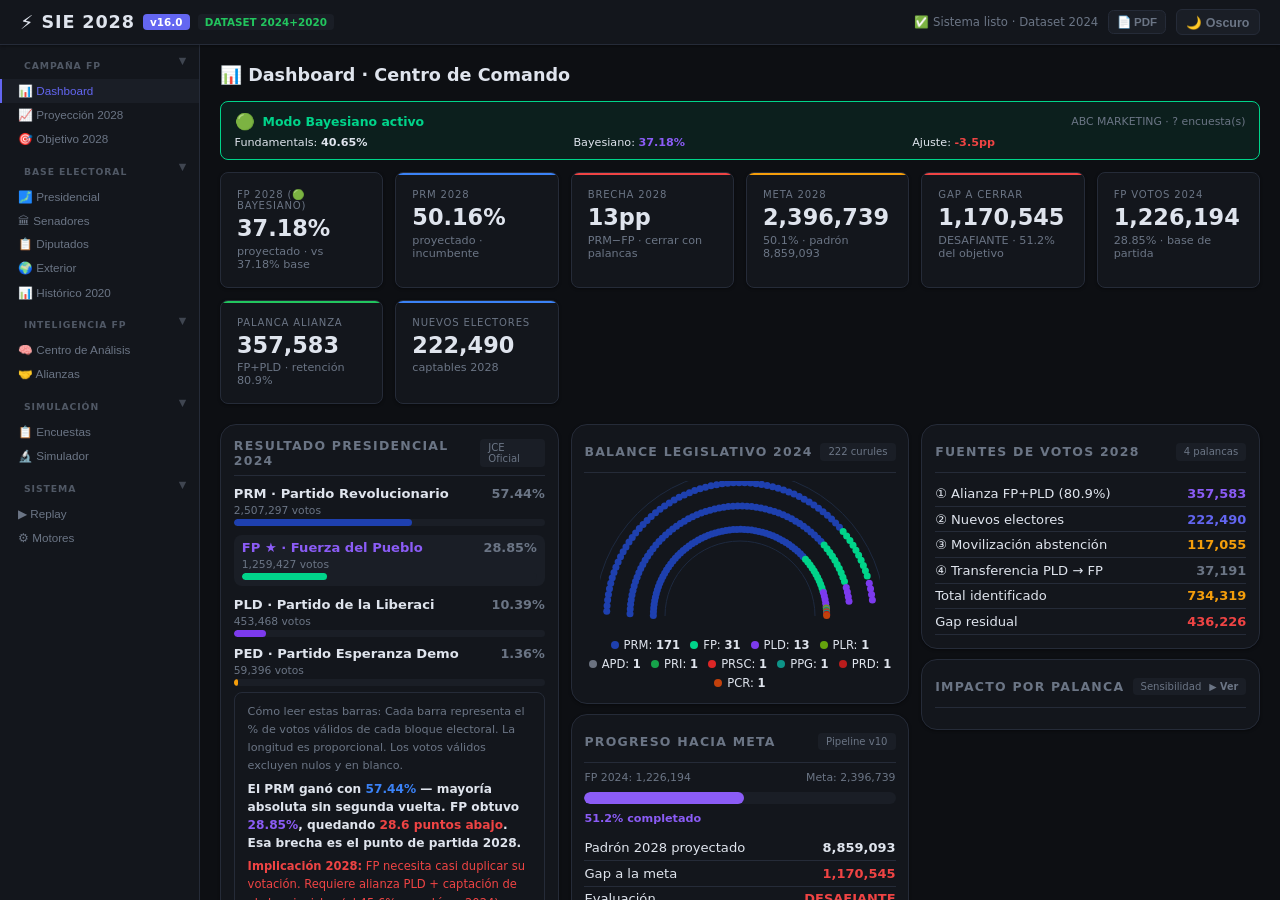
<file: index.html>
<!DOCTYPE html>
<html lang="es">
<head>
<meta charset="utf-8"/>
<meta name="viewport" content="width=device-width,initial-scale=1"/>
<title>SIE 2028 v12.0 · Sistema Inteligencia Electoral</title>
<link rel="stylesheet" href="./assets/css/styles.css"/>

  <style>
    .intel-panel { animation: fadeIn .2s ease; }
    @keyframes fadeIn { from { opacity:0; transform:translateY(4px); } to { opacity:1; transform:translateY(0); } }
    .dash-arr { font-size:.6rem; margin-left:.3rem; }
  </style>
</head>
<body>

<header class="topbar">
  <div class="brand">
    <span style="font-size:1.2rem">⚡</span>
    <span class="brand-name">SIE 2028</span>
    <span class="badge">v16.0</span>
    <span class="badge-ds">DATASET 2024+2020</span>
  </div>
  <div style="display:flex;gap:.6rem;align-items:center">
    <span id="sys-status" style="font-size:.73rem;color:var(--muted)">Iniciando…</span>
        <button onclick="window.siePDF&&window.siePDF()" title="Exportar resumen ejecutivo PDF" style="background:var(--bg3);border:1px solid var(--border);color:var(--muted);padding:.25rem .5rem;border-radius:.35rem;cursor:pointer;font-size:.72rem;font-weight:600;transition:all .15s" onmouseover="this.style.color='var(--fp)';this.style.borderColor='var(--fp)'" onmouseout="this.style.color='var(--muted)';this.style.borderColor='var(--border)'">📄 PDF</button>
    <button class="theme-toggle" id="btn-theme" onclick="toggleTheme()">🌙 Oscuro</button>
  </div>
</header>

<div class="layout">

<!-- NAV COLAPSABLE -->
<nav class="nav" id="main-nav">

  <div class="nav-group" id="grp-campana">
    <div class="nav-group-hdr" onclick="toggleGroup('grp-campana')">
      <span class="nav-group-label">Campaña FP</span>
      <span class="nav-arrow">▶</span>
    </div>
    <div class="nav-items">
      <button class="nav-btn active" data-view="dashboard">📊 Dashboard</button>
      <button class="nav-btn" data-view="proyeccion">📈 Proyección 2028</button>
      <button class="nav-btn" data-view="objetivo">🎯 Objetivo 2028</button>
    </div>
  </div>

  <div class="nav-group" id="grp-base">
    <div class="nav-group-hdr" onclick="toggleGroup('grp-base')">
      <span class="nav-group-label">Base Electoral</span>
      <span class="nav-arrow">▶</span>
    </div>
    <div class="nav-items">
      <button class="nav-btn" data-view="presidencial">🗾 Presidencial</button>
      <button class="nav-btn" data-view="senadores">🏛 Senadores</button>
      <button class="nav-btn" data-view="diputados">📋 Diputados</button>
      <button class="nav-btn" data-view="exterior">🌍 Exterior</button>
      <button class="nav-btn" data-view="historico">📊 Histórico 2020</button>
    </div>
  </div>

  <div class="nav-group" id="grp-intel">
    <div class="nav-group-hdr" onclick="toggleGroup('grp-intel')">
      <span class="nav-group-label">Inteligencia FP</span>
      <span class="nav-arrow">▶</span>
    </div>
    <div class="nav-items">
      <button class="nav-btn" data-view="inteligencia" data-itab="intel-transferencia">🧠 Centro de Análisis</button>
      <button class="nav-btn" data-view="alianzas">🤝 Alianzas</button>
    </div>
  </div>

  <div class="nav-group" id="grp-sim">
    <div class="nav-group-hdr" onclick="toggleGroup('grp-sim')">
      <span class="nav-group-label">Simulación</span>
      <span class="nav-arrow">▶</span>
    </div>
    <div class="nav-items">
      <button class="nav-btn" data-view="encuestas">📋 Encuestas</button>
      <button class="nav-btn" data-view="simulador">🔬 Simulador</button>
    </div>
  </div>

  <div class="nav-group" id="grp-sys">
    <div class="nav-group-hdr" onclick="toggleGroup('grp-sys')">
      <span class="nav-group-label">Sistema</span>
      <span class="nav-arrow">▶</span>
    </div>
    <div class="nav-items">
      <button class="nav-btn" data-view="replay">▶ Replay</button>
      <button class="nav-btn" data-view="motores">⚙ Motores</button>
    </div>
  </div>

</nav>

<main class="main">

<!-- ══════════════ CAMPAÑA FP ══════════════ -->

<!-- DASHBOARD -->
<div id="view-dashboard" class="view active">
  <div class="section-title">📊 Dashboard · Centro de Comando</div>
  <div id="dash-modelo-banner" style="margin-bottom:.6rem"></div>
  <div class="kpi-grid" id="kpi-section"></div>
  <!-- Fila principal: 3 columnas -->
  <div class="grid" style="grid-template-columns:1fr 1fr 1fr;gap:.75rem;margin-top:.6rem">
    <!-- Col 1: Resultado presidencial -->
    <div class="card" style="padding:.8rem">
      <div class="card-hdr" style="margin-bottom:.6rem;padding-bottom:.45rem">
        <span class="card-title">Resultado Presidencial 2024</span>
        <span class="card-badge">JCE Oficial</span>
      </div>
      <div id="pres-bar-list" class="bar-list"></div>
      <div id="nota-dash-pres"></div>
    </div>
    <!-- Col 2: Parlamento + Progreso -->
    <div style="display:flex;flex-direction:column;gap:.65rem">
      <div class="card" style="padding:.8rem">
        <div class="card-hdr" style="margin-bottom:.5rem;padding-bottom:.4rem">
          <span class="card-title">Balance Legislativo 2024</span>
          <span class="card-badge">222 curules</span>
        </div>
        <canvas id="parl-canvas" width="280" height="150" style="display:block;margin:0 auto"></canvas>
        <div id="parl-legend" style="display:flex;flex-wrap:wrap;gap:.3rem .65rem;justify-content:center;margin-top:.45rem"></div>
      </div>
      <div class="card" style="padding:.8rem;flex:1">
        <div class="card-hdr" style="margin-bottom:.5rem;padding-bottom:.4rem">
          <span class="card-title">Progreso hacia meta</span>
          <span class="card-badge">Pipeline v10</span>
        </div>
        <div id="dash-progreso"></div>
      </div>
    </div>
    <!-- Col 3: Palancas + Tornado colapsable -->
    <div style="display:flex;flex-direction:column;gap:.65rem">
      <div class="card" style="padding:.8rem">
        <div class="card-hdr" style="margin-bottom:.5rem;padding-bottom:.4rem">
          <span class="card-title">Fuentes de votos 2028</span>
          <span class="card-badge">4 palancas</span>
        </div>
        <div id="dash-palancas"></div>
      </div>
      <div class="card" style="padding:.8rem">
        <div class="card-hdr" style="margin-bottom:.5rem;padding-bottom:.4rem;cursor:pointer;user-select:none" onclick="(function(h){var t=document.getElementById('dash-tornado');var open=t.style.display!=='none';t.style.display=open?'none':'';h.querySelector('.dash-arr').textContent=open?'▶ Ver':'▼ Ocultar';})(this)">
          <span class="card-title">Impacto por palanca</span>
          <span class="card-badge" style="cursor:pointer">Sensibilidad <span class="dash-arr" style="font-weight:700">▶ Ver</span></span>
        </div>
        <div id="dash-tornado" style="display:none"></div>
        <div id="nota-dash-tornado"></div>
      </div>
    </div>
  </div>
  <!-- Botón exportar -->
  <div style="display:flex;justify-content:flex-end;margin-top:.65rem;gap:.5rem">
    <button onclick="window.siePDF&&window.siePDF()" style="background:var(--fp);color:#000;border:none;padding:.38rem .9rem;border-radius:var(--r);font-size:.72rem;font-weight:800;cursor:pointer;display:flex;align-items:center;gap:.35rem">
      📄 Exportar resumen ejecutivo
    </button>
  </div>
</div>

<!-- PROYECCIÓN 2028 -->
<div id="view-proyeccion" class="view">
  <div class="section-title">📈 Proyección Electoral 2028</div>
  <div class="card-desc" style="margin-bottom:.85rem;padding:.5rem .75rem;background:var(--bg2);border:1px solid var(--border);border-radius:var(--r);border-left:3px solid var(--accent);font-size:.76rem;color:var(--muted)">
    <strong style="color:var(--text)">Proyección canónica del sistema:</strong> La proyección válida es la del pipeline v10 (<code>pipe.proyeccion_nacional</code>), que integra Fundamentals + Swing histórico + Índice Pedersen + Normalización Panebianco + Encuestas Bayesianas cuando están activas. Los escenarios de participación son variaciones del escenario base.
  </div>
  <div style="display:flex;gap:.65rem;margin-bottom:.85rem;flex-wrap:wrap" id="proy-escenarios-row"></div>
  <div class="grid g2">
    <div class="card">
      <div class="card-hdr"><span class="card-title">Proyección nacional</span><span class="card-badge">Fundamentals + Swing + Normalización</span></div>
      <div class="card-desc">Resultado proyectado por partido para las elecciones de 2028. Incorpora fatiga de incumbencia (-2pp PRM), swing histórico ponderado y madurez organizativa FP.</div>
      <div id="proy-fundamentals"></div>
      <div id="nota-proy-fundamentals"></div>
    </div>
    <div class="card">
      <div class="card-hdr"><span class="card-title">Swing 2020→2024 por partido</span><span class="card-badge">Variación histórica</span></div>
      <div class="card-desc">Cambio en puntos porcentuales entre 2020 y 2024. El 35% de este swing se aplica como proyección hacia 2028.</div>
      <div id="proy-swing"></div>
    </div>
  </div>
  <div class="card" style="margin-top:.85rem">
    <div class="card-hdr"><span class="card-title">Mapa competitividad provincial 2028</span><span class="card-badge">Pedersen + Factor local</span></div>
    <div style="display:flex;flex-wrap:wrap;gap:.4rem;padding:.4rem .6rem;background:var(--bg3);border-bottom:1px solid var(--border);font-size:.65rem">
      <span style="font-weight:700;color:var(--muted);align-self:center">Semáforo:</span>
      <span style="padding:.12rem .4rem;border-radius:.2rem;background:#15803d22;color:#15803d;font-weight:700">🟢 Consolidado · FP gana por margen cómodo (&gt;10pp)</span>
      <span style="padding:.12rem .4rem;border-radius:.2rem;background:#d9770622;color:#d97706;font-weight:700">🟡 Competitivo · margen 3-10pp o FP cercano</span>
      <span style="padding:.12rem .4rem;border-radius:.2rem;background:#dc262622;color:#dc2626;font-weight:700">🔴 En riesgo · FP pierde o margen &lt;3pp</span>
      <span style="padding:.12rem .4rem;border-radius:.2rem;background:#1e40af22;color:#1e40af;font-weight:700">🔵 PRM sólido · margen &gt;15pp para PRM</span>
    </div>
    <div class="card-desc">Proyección FP en cada provincia para 2028. Integra volatilidad local (Índice Pedersen), factor de penetración territorial y swing diferenciado. 🟢 Alta confianza · 🟡 Media · 🔴 Estimado con datos limitados.</div>
    <div id="proy-territorial" class="card-scroll"></div>
  </div>
  <div class="grid g3" style="margin-top:.85rem">
    <div class="card">
      <div class="card-hdr"><span class="card-title">Senadores proyectados 2028</span><span class="card-badge">32 provincias</span></div>
      <div id="proy-sen-territorial" class="card-scroll-md"></div>
    </div>
    <div class="card">
      <div class="card-hdr"><span class="card-title">Diputados proyectados 2028</span><span class="card-badge">45 circunscripciones</span></div>
      <div id="proy-dip-territorial" class="card-scroll-md"></div>
    </div>
    <div class="card">
      <div class="card-hdr"><span class="card-title">Crecimiento del padrón</span><span class="card-badge">CAGR 2016→2028</span></div>
      <div class="card-desc">Proyección de nuevos electores inscritos. Afecta la meta absoluta de votos.</div>
      <div id="proy-padron"></div>
    </div>
  </div>
</div>

<!-- OBJETIVO 2028 -->
<div id="view-objetivo" class="view">
  <div class="section-title">🎯 Objetivo Electoral 2028</div>
  <div class="level-selector" id="obj-nivel-bar">
    <span class="level-label">Nivel:</span>
    <button class="level-btn active" data-level="presidencial">Presidencial</button>
    <button class="level-btn" data-level="senadores">Senadores</button>
    <button class="level-btn" data-level="diputados">Diputados</button>
  </div>
  <div class="kpi-grid" id="obj-kpis"></div>
    <div id="nota-objetivo"></div>
  <div class="grid g2" style="margin-bottom:.85rem">
    <div class="card">
      <div class="card-hdr"><span class="card-title">Meta y escenarios</span><span class="card-badge">Motor M21</span></div>
      <div class="card-desc">Votos necesarios para ganar en primera vuelta (50.1%) según padrón proyectado 2028. Los escenarios varían por participación electoral.</div>
      <div id="obj-meta-detalle"></div>
    </div>
    <div class="card">
      <div class="card-hdr"><span class="card-title">Ruta mínima de victoria</span><span class="card-badge">Motor M20 · Provincias clave</span></div>
      <div class="card-desc">Combinación mínima de provincias para alcanzar la meta. Ordenadas por acumulación de votos proyectados.</div>
      <div id="obj-ruta" class="card-scroll-md"></div>
    </div>
  </div>
  <div class="grid g2">
    <div class="card">
      <div class="card-hdr"><span class="card-title">Fuentes de votos adicionales</span><span class="card-badge">4 palancas cuantificadas</span></div>
      <div class="card-desc">Las 4 fuentes identificadas por el motor para cerrar el gap electoral. Cada cifra es un estimado basado en datos 2024.</div>
      <div id="obj-palancas"></div>
    </div>
    <div class="card">
      <div class="card-hdr"><span class="card-title">Ranking de prioridad estratégica</span><span class="card-badge">Motor M22 · Score compuesto</span></div>
      <div class="card-desc">Provincias ordenadas por retorno de inversión estratégica. Score = Pivot(40%) + Gap(30%) + Probabilidad(30%).</div>
      <div id="obj-prioridad" class="card-scroll-md"></div>
    </div>
  </div>
</div>

<!-- ══════════════ BASE ELECTORAL ══════════════ -->

<div id="view-presidencial" class="view">
  <div class="section-title">🗾 Presidencial 2024</div>

  <!-- Row 1: KPIs -->
  <div class="kpi-grid" id="pres-kpis"></div>

  <!-- Row 2: Compact 2-col -->
  <div style="display:grid;grid-template-columns:1fr 1fr;gap:.65rem;margin-top:.65rem">

    <!-- Col A: Blocs + stats -->
    <div style="display:flex;flex-direction:column;gap:.65rem">
      <div class="card">
        <div class="card-hdr">
          <span class="card-title">Por bloque</span>
          <span class="card-badge">JCE · Con alianzas</span>
        </div>
        <div id="pres-blocs-bars" class="bar-list"></div>
        <div id="nota-pres-barras"></div>
      </div>
      <div class="card">
        <div class="card-hdr"><span class="card-title">Proceso electoral</span></div>
        <div id="pres-stats"></div>
      </div>
    </div>

    <!-- Col B: Partidos individuales (lista compacta) -->
    <div class="card">
      <div class="card-hdr">
        <span class="card-title">Por partido individual</span>
        <span class="card-badge">Sin agrupar</span>
      </div>
      <div id="pres-all-parties" class="card-scroll" style="max-height:440px"></div>
    </div>

  </div>

  <!-- Row 3: Territorio — 2 collapsibles -->
  <div style="display:grid;grid-template-columns:1fr 1fr;gap:.65rem;margin-top:.65rem">

    <!-- Provincias -->
    <div class="card">
      <div class="card-hdr" style="cursor:pointer;user-select:none" onclick="togglePresDesglose('prov')">
        <span class="card-title">📍 Por provincia</span>
        <span class="card-badge" id="pres-prov-badge">▶ Expandir · 32</span>
      </div>
      <div id="pres-prov-panel" style="display:none">
        <div class="prov-grid" id="pres-prov-grid"></div>
      </div>
    </div>

    <!-- Municipios -->
    <div class="card">
      <div class="card-hdr" style="cursor:pointer;user-select:none" onclick="togglePresDesglose('muni')">
        <span class="card-title">🏘 Por municipio</span>
        <span class="card-badge" id="pres-muni-badge">▶ Expandir · 182</span>
      </div>
      <div id="pres-muni-panel" style="display:none">
        <div style="padding:.4rem .65rem;background:var(--bg3);border-bottom:1px solid var(--border);display:flex;gap:.5rem;align-items:center">
          <span style="font-size:.68rem;color:var(--muted);font-weight:600">Provincia:</span>
          <select id="pres-muni-filter" onchange="renderPresidencialMuniFiltered()"
            style="background:var(--bg2);border:1px solid var(--border);color:var(--text);padding:.18rem .4rem;border-radius:.3rem;font-size:.7rem;flex:1">
            <option value="">Todas (182)</option>
          </select>
        </div>
        <div id="pres-muni-grid"></div>
      </div>
    </div>

  </div>
<!-- TAB: Transferencia -->
  <div id="intel-transferencia" class="intel-panel">
    <div class="kpi-grid" id="transf-kpis"></div>
    <div id="nota-transferencia"></div>
    <div class="card">
      <div class="card-hdr"><span class="card-title">Estado por provincia</span><span class="card-badge">Factor variable · Aldrich 1995</span></div>
      <div class="tab-bar" id="transf-tabs"></div>
      <div id="transf-pres" class="card-scroll"></div>
      <div id="transf-sen" class="card-scroll" style="display:none"></div>
      <div id="transf-dip" class="card-scroll" style="display:none"></div>
    </div>
  </div>

  <!-- TAB: Potencial -->
  <div id="intel-potencial" class="intel-panel" style="display:none">
    <div class="level-selector" id="pot-level-bar">
      <span class="level-label">Nivel:</span>
      <button class="level-btn active" data-level="presidencial">Presidencial</button>
      <button class="level-btn" data-level="senadores">Senadores</button>
      <button class="level-btn" data-level="diputados">Diputados</button>
    </div>
    <div class="kpi-grid" id="pot-kpis"></div>
    <div id="nota-potencial"></div>
    <div class="card">
      <div class="card-hdr"><span class="card-title">Ranking de prioridad ofensiva — FP</span><span class="card-badge">Score compuesto · Motor M22</span></div>
      <div style="font-size:.69rem;color:var(--muted);padding:.3rem .5rem;background:var(--bg3);border-radius:var(--r);margin-bottom:.4rem">
        <strong style="color:var(--text)">Presidencial:</strong> tabla interactiva (clic en encabezado para ordenar) · 
        <strong style="color:var(--text)">Senadores/Diputados:</strong> tarjetas ordenadas por factibilidad (Alta → Media → Baja)
      </div>
      <div id="potencial-lista" class="card-scroll"></div>
    </div>
  </div>

  <!-- TAB: Movilización -->
  <div id="intel-movilizacion" class="intel-panel" style="display:none">
    <div class="level-selector" id="mov-controls">
      <span class="level-label">Partido:</span>
      <button class="level-btn active" data-partido="FP">FP</button>
      <button class="level-btn" data-partido="PRM">PRM</button>
      <button class="level-btn" data-partido="PLD">PLD</button>
      <span class="level-label" style="margin-left:.5rem">Nivel:</span>
      <button class="level-btn active" data-nivel="presidencial">Presidencial</button>
      <button class="level-btn" data-nivel="senadores">Senadores</button>
      <button class="level-btn" data-nivel="diputados">Diputados</button>
    </div>
    <div class="kpi-grid" id="mov-kpis"></div>
    <div id="nota-movilizacion"></div>
    <div class="card">
      <div class="card-hdr"><span class="card-title" id="mov-card-title">Provincias recuperables</span><span class="card-badge">Leighley &amp; Nagler 2013</span></div>
      <div id="movilizacion-list" class="card-scroll"></div>
      <div id="mov-resumen" style="margin-top:.75rem"></div>
    </div>
  </div>

  <!-- TAB: Oportunidades -->
  <div id="intel-oportunidades" class="intel-panel" style="display:none">
    <div class="kpi-grid" id="opp-kpis"></div>
    <div id="nota-oportunidades"></div>
    <div class="grid g2">
      <div class="card">
        <div class="card-hdr"><span class="card-title">Provincias por nivel de oportunidad</span><span class="card-badge">Score motor · Proyección 2028</span></div>
        <div id="opp-lista" class="card-scroll"></div>
      </div>
      <div class="card">
        <div class="card-hdr"><span class="card-title">Provincias ya ganadas — Consolidar</span><span class="card-badge">Defensa del territorio</span></div>
        <div id="opp-ganadas" class="card-scroll"></div>
      </div>
    </div>
  </div>
</div>

<!-- Vistas legacy vacías para compatibilidad con nav routing -->
<!-- Legacy views consolidated into view-inteligencia (Centro de Análisis) -->

<div id="view-senadores" class="view">
    <div class="section-title">🏛 Senadores 2024 — 32 Provincias</div>
    <div class="kpi-grid" id="sen-kpis"></div>
    <!-- Tabs: ganador real vs bloque coalición -->
    <div class="tab-bar" id="sen-tab-bar">
      <button class="tab-btn active" data-tab="sen-real">Ganador real por partido</button>
      <button class="tab-btn" data-tab="sen-coal">Por bloque coalición</button>
    </div>
    <div id="sen-tab-real" class="tab-panel active">
      <div class="prov-grid" id="sen-prov-grid"></div>
    </div>
    <div id="sen-tab-coal" class="tab-panel">
      <div id="sen-coal-detail"></div>
    </div>
  </div>

<div id="view-diputados" class="view">
    <div class="section-title">📋 Diputados 2024 — D'Hondt</div>
    <div class="kpi-grid" id="dip-kpis"></div>
    <div class="grid g2">
      <div class="card">
        <div class="card-hdr"><span class="card-title">Curules por partido</span><span class="card-badge">178+5+7=190</span></div>
        <div id="dip-bar-list" class="bar-list"></div>
      </div>
      <div class="card">
        <div class="card-hdr"><span class="card-title">Diputados Exterior</span><span class="card-badge">7 curules</span></div>
        <div id="ext-detail"></div>
        <div class="divider"></div>
        <div class="card-hdr" style="padding-top:.6rem"><span class="card-title">Lista Nacional</span><span class="card-badge">5 curules</span></div>
        <div id="nat-detail"></div>
      </div>
    </div>
    <div class="card" style="margin-top:1rem">
      <div class="card-hdr"><span class="card-title">Por circunscripción</span><span class="card-badge">D'Hondt umbral 2%</span></div>
      <div id="dip-circ-grid"></div>
    </div>
  </div>

<div id="view-exterior" class="view">
    <div class="section-title">🌍 Voto Exterior 2024</div>
    <div class="kpi-grid" id="ext-kpis"></div>
    <div class="card" style="margin-top:1rem">
      <div class="card-hdr">
        <span class="card-title">3 Circunscripciones del Exterior</span>
        <span class="card-badge">Pres. + Diputados · 863,784 inscritos</span>
      </div>
      <div id="ext-circs"></div>
    </div>
  </div>

<div id="view-historico" class="view">
    <div class="section-title">📊 Histórico 2020 — Comparativa vs 2024</div>
    <div class="kpi-grid" id="hist-kpis"></div>

    <div class="grid g2" style="margin-top:1rem">
      <div class="card">
        <div class="card-hdr">
          <span class="card-title">Presidencial 2020 por partido</span>
          <span class="card-badge">JCE Oficial · Sin alianzas</span>
        </div>
        <div id="hist-pres-bars" class="bar-list"></div>
      </div>
      <div class="card">
        <div class="card-hdr">
          <span class="card-title">Curules 2020 vs 2024</span>
          <span class="card-badge">Legislativo comparado</span>
        </div>
        <div id="hist-curules-comp"></div>
      </div>
    </div>

    <div class="card" style="margin-top:1rem">
      <div class="card-hdr">
        <span class="card-title">Swing presidencial por provincia</span>
        <span class="card-badge">Δ% 2024 vs 2020</span>
      </div>
      <div id="hist-swing-grid"></div>
    </div>

    <div class="card" style="margin-top:1rem">
      <div class="card-hdr">
        <span class="card-title">Senadores 2020 — Ganador por provincia</span>
        <span class="card-badge">PRM: 25 · PLD: 7</span>
      </div>
      <div class="prov-grid" id="hist-sen-grid"></div>
    </div>
  </div>

<div id="view-inteligencia" class="view">
  <div class="section-title">🧠 Centro de Análisis</div>
  <div class="tab-bar" id="intel-tab-bar">
    <button class="tab-btn active" data-itab="intel-transferencia">Transferencia PLD</button>
    <button class="tab-btn" data-itab="intel-potencial">Potencial</button>
    <button class="tab-btn" data-itab="intel-movilizacion">Movilización</button>
    <button class="tab-btn" data-itab="intel-oportunidades">Oportunidades</button>
  </div>
  <div id="intel-transferencia" class="intel-panel">
    <div class="kpi-grid" id="transf-kpis"></div>
    <div class="grid g2" style="margin-top:.75rem">
      <div class="card">
        <div class="card-hdr"><span class="card-title">Presidencial</span><span class="card-badge">PLD 2020 → FP 2024</span></div>
        <div id="transf-pres" class="card-scroll"></div>
      </div>
      <div class="card">
        <div class="card-hdr"><span class="card-title">Senadores</span><span class="card-badge">Por provincia</span></div>
        <div id="transf-sen" class="card-scroll"></div>
      </div>
    </div>
    <div class="card" style="margin-top:.75rem">
      <div class="card-hdr"><span class="card-title">Diputados</span><span class="card-badge">Por circunscripción</span></div>
      <div id="transf-dip" class="card-scroll"></div>
    </div>
  </div>
  <div id="intel-potencial" class="intel-panel" style="display:none">
    <div class="kpi-grid" id="pot-kpis"></div>
    <div class="card" style="margin-top:.65rem">
      <div class="card-hdr"><span class="card-title">Potencial por provincia</span></div>
      <div id="potencial-lista" class="card-scroll"></div>
    </div>
  </div>
  <div id="intel-movilizacion" class="intel-panel" style="display:none">
    <div class="kpi-grid" id="mov-kpis"></div>
    <div class="card" style="margin-top:.65rem">
      <div class="card-hdr"><span class="card-title">Plan de movilización</span></div>
      <div id="movilizacion-list" class="card-scroll"></div>
    </div>
  </div>
  <div id="intel-oportunidades" class="intel-panel" style="display:none">
    <div class="kpi-grid" id="opp-kpis"></div>
    <div class="grid g2" style="margin-top:.75rem">
      <div class="card">
        <div class="card-hdr"><span class="card-title">Oportunidades</span></div>
        <div id="opp-lista" class="card-scroll"></div>
      </div>
      <div class="card">
        <div class="card-hdr"><span class="card-title">Circunscripciones ganadas</span></div>
        <div id="opp-ganadas" class="card-scroll"></div>
      </div>
    </div>
  </div>
</div>

<div id="view-alianzas" class="view">
  <div class="section-title">🤝 Alianzas Electorales</div>
  <div class="kpi-grid" id="alianzas-kpis"></div>
    <div id="nota-alianzas"></div>
  <div style="background:var(--bg3);border:1px solid var(--border);border-radius:var(--r);padding:.55rem .8rem;margin-bottom:.65rem;font-size:.73rem;color:var(--muted)">
    <strong style="color:var(--text)">Cómo leer estas tablas:</strong> Cada tab muestra el impacto de la alianza FP+PLD en ese nivel. 
    <strong>Margen</strong> = diferencia FP+PLD vs PRM en puntos porcentuales (positivo = oposición gana). 
    <strong>VOLTEA</strong> = la alianza invierte el resultado. 
    Para Diputados, el impacto se mide en curules (D'Hondt) no en % de voto.
  </div>
  <div class="tab-bar" id="alianzas-tab-bar">
    <button class="tab-btn active" data-tab="al-pres">Presidencial</button>
    <button class="tab-btn" data-tab="al-sen">Senadores</button>
    <button class="tab-btn" data-tab="al-dip">Diputados</button>
  </div>
  <div id="al-pres" class="tab-panel active">
    <div class="grid g2">
      <div class="card">
        <div class="card-hdr"><span class="card-title">Valor por provincia</span><span class="card-badge">Retención 80.9%</span></div>
        <div class="card-desc">Ganancia neta de votos que aporta la alianza FP+PLD en cada provincia a nivel presidencial. Basado en retención histórica 80.9%.</div>
        <div id="al-pres-lista" class="card-scroll"></div>
      </div>
      <div class="card">
        <div class="card-hdr"><span class="card-title">¿Quién debe encabezar la Alianza FP+PLD?</span><span class="card-badge">Cox 1997 · Golder 2006</span></div>
        
        <div id="al-encabezado"></div>
        <div class="divider"></div>
        <div class="card-title" style="margin-bottom:.5rem">Provincias que voltea la alianza</div>
        <div id="al-pres-voltea" class="card-scroll-md"></div>
      </div>
    </div>
  </div>
  <div id="al-sen" class="tab-panel">
    <div class="grid g2">
      <div class="card">
        <div class="card-hdr"><span class="card-title">Alianza FP+PLD · Senadores</span><span class="card-badge">32 provincias</span></div>
        <div class="card-desc">Impacto de la alianza en cada provincia a nivel senatorial. Considera los bloques de coalición reales de 2024.</div>
        <div id="al-sen-lista" class="card-scroll"></div>
      </div>
      <div class="card">
        <div class="card-hdr"><span class="card-title">Provincias que voltea · Senadores</span></div>
        <div id="al-sen-voltea" class="card-scroll"></div>
      </div>
    </div>
  </div>
  <div id="al-dip" class="tab-panel">
    <div class="grid g2">
      <div class="card">
        <div class="card-hdr"><span class="card-title">Alianza FP+PLD · Diputados</span><span class="card-badge">Por provincia</span></div>
        <div class="card-desc">Impacto estimado de la alianza en curules de diputados por provincia. El cálculo D'Hondt es aproximado a nivel provincial.</div>
        <div id="al-dip-lista" class="card-scroll"></div>
      </div>
      <div class="card">
        <div class="card-hdr"><span class="card-title">Impacto en curules proyectados</span></div>
        <div id="al-dip-voltea" class="card-scroll"></div>
      </div>
    </div>
  </div>
  <div class="metodo-block" style="margin-top:.5rem">
    <button class="metodo-toggle" onclick="toggleMetodo(this)">📐 Metodología</button>
    <div class="metodo-body">Cox (1997) Making Votes Count. Golder (2006) The Logic of Pre-Electoral Coalition Formation. Retención provincial = RETENCION_EFECTIVA × (0.85 + 0.15 × compatibilidad). Compatibilidad = min(1, FP_2024/PLD_2024). Rango retención: 65%–92%. Encabeza la alianza: partido con mayor penetración territorial en provincias donde la alianza es necesaria para ganar (no necesariamente mayor votación nacional).</div>
  </div>
</div>

<!-- ══════════════ SIMULACIÓN ══════════════ -->

<div id="view-encuestas" class="view">
  <div class="section-title">📋 Encuestas — Calibración del Modelo</div>
  <div id="enc-estado-banner" style="margin-bottom:.85rem"></div>
  <div class="grid g2">
    <div class="card">
      <div class="card-hdr"><span class="card-title">Estado del modelo</span><span class="card-badge">Silver/FiveThirtyEight</span></div>
      <div class="card-desc">El modelo usa dos tipos de encuesta con efectos distintos. <strong>Intención candidato</strong>: afecta la proyección presidencial (Bayesiano 80/20 a 26+ meses). <strong>Simpatía partidaria</strong>: afecta la proyección legislativa (curules). Son distintas porque la simpatía de partido puede ser mayor que la intención de voto por un candidato específico (efecto voto útil, Duverger 1954).</div>
      <div id="enc-estado-detalle"></div>
    </div>
    <div class="card">
      <div class="card-hdr"><span class="card-title">Cargar encuesta manual</span><span class="card-badge">Recalibra el modelo al añadir</span></div>
      <div id="enc-form"></div>
    </div>
  </div>

  <!-- TRACKING CHART -->
  <div class="card" style="margin-top:.85rem">
    <div class="card-hdr">
      <span class="card-title">📈 Tracking de Tendencias</span>
      <span class="card-badge">Evolución temporal vs resultado 2024</span>
    </div>
    <div class="card-desc">Línea sólida = intención de candidato · Línea punteada = simpatía partidaria · Líneas horizontales = resultado real 2024 (referencia JCE)</div>
    <div id="enc-tracking-chart" style="position:relative;height:260px;margin:.6rem 0 .3rem"></div>
    <div id="enc-tracking-legend" style="display:flex;gap:1.2rem;flex-wrap:wrap;font-size:.7rem;margin-top:.5rem;padding:.4rem 0;border-top:1px solid var(--border)"></div>
    <div id="enc-tracking-tabla" style="margin-top:.8rem;overflow-x:auto"></div>
  </div>

  <div class="card" style="margin-top:.85rem">
    <div class="card-hdr"><span class="card-title">Encuestas activas</span><span class="card-badge">Ponderadas por tiempo · calidad · muestra</span></div>
    <div class="card-desc">Las encuestas más recientes tienen mayor peso (decaimiento exponencial λ=0.015). La calidad A+ duplica el peso base. El efecto en el modelo se muestra al lado de cada encuesta.</div>
    <div id="enc-lista" class="card-scroll-md"></div>
  </div>
  <div class="card" style="margin-top:.85rem">
    <div class="card-hdr"><span class="card-title">Cargar desde archivo JSON</span><span class="card-badge">convertir_encuestas.py</span></div>
    <div id="enc-json-loader"></div>
    <div class="metodo-block">
      <button class="metodo-toggle" onclick="toggleMetodo(this)">📐 Metodología</button>
      <div class="metodo-body">Silver (2014) FiveThirtyEight pollster ratings. Peso = calidad_peso × n_peso × decaimiento_temporal. Decaimiento: e^(-λ×días), λ=0.015. Pesos calidad: A+=2.0, A=1.5, B=1.0, C=0.6, D=0.3. Integración Bayesiana: resultado_final = 0.80 × fundamentals + 0.20 × encuesta_ponderada (a 26+ meses). El peso de encuestas escala con el tiempo hacia la elección. Intención candidato ≠ simpatía partidaria: brecha típica 4-5pp (efecto voto útil, Duverger 1954).</div>
    </div>
  </div>
</div>

<div id="view-simulador" class="view">
  <div class="section-title">🔬 Simulador Electoral 2028</div>
  <div class="level-selector" id="sim-nivel-bar">
    <span class="level-label">Nivel:</span>
    <button class="level-btn active" data-level="presidencial">Presidencial</button>
    <button class="level-btn" data-level="senadores">Senadores</button>
    <button class="level-btn" data-level="diputados">Diputados</button>
  </div>
  <div class="kpi-grid" id="sim-kpis"></div>
    <div id="nota-simulador"></div>
  <div class="sim-grid">
    <div>
      <div class="card" style="margin-bottom:.85rem">
        <div class="card-hdr"><span class="card-title">Intención de voto (%)</span><span class="card-badge">Suma debe ser 100%</span></div>
        <div class="card-desc">Ajusta el porcentaje de cada partido. El sistema <strong>bloquea</strong> si la suma supera 100% — reduce otro partido antes de subir este. Los valores por defecto vienen de la proyección actual del modelo.</div>
        <div id="sim-sliders" class="slider-group"></div>
        <div id="sim-total-indicator" class="sim-total-bar sim-total-ok" style="margin-top:.65rem">✓ Total: 100%</div>
      </div>
      <div class="card" style="margin-bottom:.85rem">
        <div class="card-hdr"><span class="card-title">Configurar alianzas</span><span class="card-badge">Retención real por pareja</span></div>
        <div class="card-desc">Selecciona qué partidos forman alianza. La retención no es 100%: parte del voto PLD no migrará a FP. El motor usa 80.9% de retención histórica ajustada por provincia.</div>
        <div id="sim-alianza-config"></div>
      </div>
      <div class="card">
        <div class="card-hdr"><span class="card-title">Variables del escenario</span></div>
        <div style="display:grid;grid-template-columns:1fr 1fr;gap:.5rem">
          <div>
            <div style="font-size:.66rem;color:var(--muted);margin-bottom:.2rem">Participación 2028 (%)</div>
            <input type="number" id="sim-participacion" min="35" max="80" value="54" onchange="runSimulation()">
          </div>
          <div>
            <div style="font-size:.66rem;color:var(--muted);margin-bottom:.2rem">Encuestas activas</div>
            <select id="sim-usar-enc" onchange="runSimulation()">
              <option value="no">No usar</option>
              <option value="si">Integrar (peso 40%)</option>
            </select>
          </div>
          <div>
            <div style="font-size:.66rem;color:var(--muted);margin-bottom:.2rem">Territorio específico</div>
            <select id="sim-territorio" onchange="runSimulation()">
              <option value="">Nacional</option>
            </select>
          </div>
          <div>
            <div style="font-size:.66rem;color:var(--muted);margin-bottom:.2rem">Incluir nuevos electores</div>
            <select id="sim-nuevos-el" onchange="runSimulation()">
              <option value="no">No</option>
              <option value="si">Sí (+342K proyectados)</option>
            </select>
          </div>
        </div>
        <div style="display:grid;grid-template-columns:1fr 1fr;gap:.5rem;margin-top:.6rem">
          <button id="btn-simular" style="background:var(--fp);color:#fff;border:none;padding:.5rem;border-radius:var(--r);font-weight:700;cursor:pointer">▶ Simular</button>
          <button id="btn-sim-reset" style="background:var(--bg3);color:var(--muted);border:1px solid var(--border);padding:.5rem;border-radius:var(--r);font-weight:700;cursor:pointer">↺ Valores del modelo</button>
        </div>
      </div>
    </div>
    <div>
      <div class="card" style="margin-bottom:.85rem">
        <div class="card-hdr"><span class="card-title">Resultado proyectado</span><span class="card-badge" id="sim-escenario-badge">Presidencial</span></div>
        <div id="sim-results"><p class="text-muted text-sm">Ajusta los sliders y presiona Simular.</p></div>
        <div id="sim-curules" style="display:none;margin-top:.65rem;padding-top:.65rem;border-top:1px solid var(--border)"></div>
      </div>
      <div class="card">
        <div class="card-hdr"><span class="card-title">Análisis del escenario</span></div>
        <div id="sim-pres-analysis"></div>
      </div>
    </div>
  </div>
  <div class="metodo-block" style="margin-top:.5rem">
    <button class="metodo-toggle" onclick="toggleMetodo(this)">📐 Metodología</button>
    <div class="metodo-body">D'Hondt con umbral 2% (Ley Electoral RD 275-97, Art. 68). Alianza: retención 80.9% histórica (auditoría v10.1). Bloqueo duro a 100% — sin redistribución automática para preservar intención del usuario. Participación afecta votos absolutos pero no los porcentajes relativos. Territorio: proyección local usa swing diferenciado por Índice Pedersen provincial. Encuestas: integración Bayesiana 60% modelo / 40% encuesta.</div>
  </div>
</div>

<!-- ══════════════ SISTEMA ══════════════ -->

<div id="view-replay" class="view">
  <div class="section-title">▶ Replay Electoral</div>
  <div class="grid g2" style="margin-bottom:.85rem">
    <div class="card"><div class="card-hdr"><span class="card-title">Verificaciones 2024</span><span class="card-badge">10 checkpoints JCE</span></div><div id="replay-checks"></div></div>
    <div class="card"><div class="card-hdr"><span class="card-title">Resumen 2024</span></div><div id="replay-summary"></div></div>
  </div>
  <div id="replay-2020"></div>
</div>

<div id="view-motores" class="view">
  <div class="section-title">⚙ Estado de Motores — SIE 2028 v10.2</div>
  <div class="grid g2">
    <div class="card"><div class="card-hdr"><span class="card-title">Activos</span></div><div id="motores-on" class="card-scroll"></div></div>
    <div class="card"><div class="card-hdr"><span class="card-title">Inactivos</span></div><div id="motores-off"></div></div>
  </div>
  <div class="card" style="margin-top:.85rem"><div class="card-hdr"><span class="card-title">Datasets</span></div><div id="datasets-status"></div></div>
  <div class="card" style="margin-top:.85rem"><div class="card-hdr"><span class="card-title">Referencias metodológicas</span></div><div id="metodologia-refs"></div></div>
</div>

</main>
</div><!-- /layout -->

<script src="./app.js"></script>
<script>
// Nav colapsable
function toggleGroup(groupId) {
  var grp = document.getElementById(groupId);
  if (!grp) return;
  var isCollapsed = grp.classList.contains('collapsed');
  // Toggle this group
  grp.classList.toggle('collapsed', !isCollapsed);
}

// Routing: clic en nav-btn
document.getElementById('main-nav').addEventListener('click', function(e) {
  var btn = e.target.closest('.nav-btn');
  if (!btn) return;
  var id = btn.dataset.view;
  if (!id) return;
  // Active state
  document.querySelectorAll('.nav-btn').forEach(function(b){ b.classList.remove('active'); });
  btn.classList.add('active');
  // Show view
  document.querySelectorAll('.view').forEach(function(v){ v.classList.remove('active'); });
  var el = document.getElementById('view-' + id);
  if (el) el.classList.add('active');
  // Abrir grupo correcto
  var grpMap = {
    dashboard:'grp-campana', proyeccion:'grp-campana', objetivo:'grp-campana',
    presidencial:'grp-base', senadores:'grp-base', diputados:'grp-base', exterior:'grp-base', historico:'grp-base',
    inteligencia:'grp-intel', alianzas:'grp-intel',
    encuestas:'grp-sim', simulador:'grp-sim',
    replay:'grp-sys', motores:'grp-sys'
  };
  var grpId = grpMap[id];
  if (grpId) {
    document.querySelectorAll('.nav-group-hdr').forEach(function(h){ h.classList.remove('open'); });
    document.querySelectorAll('.nav-items').forEach(function(i){ i.classList.remove('open'); });
    var grpEl = document.getElementById(grpId);
    if (grpEl) {
      grpEl.querySelector('.nav-group-hdr').classList.add('open');
      grpEl.querySelector('.nav-items').classList.add('open');
    }
  }
  // Activar tab correcto si es vista inteligencia
  if (id==='inteligencia') {
    var itab = btn.dataset.itab;
    if (itab) {
      var ibar = document.getElementById('intel-tab-bar');
      if(ibar){
        ibar.querySelectorAll('.tab-btn').forEach(function(b){ b.classList.remove('active'); });
        var itabBtn = ibar.querySelector('[data-itab="'+itab+'"]');
        if(itabBtn) itabBtn.classList.add('active');
      }
      document.querySelectorAll('.intel-panel').forEach(function(p){ p.style.display='none'; });
      var ipanel = document.getElementById(itab);
      if(ipanel) ipanel.style.display='';
    }
  }
  // Render
  try {
    if (id==='dashboard')     renderDashboard();
    if (id==='proyeccion')    { if(!window._proyInit) initProyeccion(); else renderProyeccion(); }
    if (id==='objetivo')      renderObjetivo();
    if (id==='presidencial')  renderPresidencial();
    if (id==='senadores')     renderSenadores();
    if (id==='diputados')     renderDiputados();
    if (id==='exterior')      renderExterior();
    if (id==='historico')     renderHistorico();
    if (id==='inteligencia') {
      var itabR = btn.dataset.itab || 'intel-transferencia';
      if(itabR==='intel-transferencia') renderTransferencia();
      if(itabR==='intel-potencial')     renderPotencial();
      if(itabR==='intel-movilizacion')  renderMovilizacion();
      if(itabR==='intel-oportunidades') renderOportunidades();
    }
    if (id==='alianzas')      renderAlianzas();
    if (id==='encuestas')     renderEncuestas();
    if (id==='simulador')     { if(!window._simInit) initSimulador(); else runSimulation(); }
    if (id==='replay')        renderReplay();
    if (id==='motores')       renderMotores();
  } catch(err) {
    console.error('SIE nav error ['+id+']:', err.message, err.stack);
    if (el) el.insertAdjacentHTML('afterbegin',
      '<div style="background:#1F0D0D;border:1px solid var(--red);border-radius:var(--r);padding:.75rem;margin-bottom:.75rem;font-size:.75rem;font-family:monospace">'+
      '<span style="color:var(--red);font-weight:700">⚠ Error en vista ['+id+']: </span>'+
      '<span style="color:#fca5a5">'+err.message+'</span></div>');
  }
});

// Tabs (genérico)
document.addEventListener('click', function(e) {
  var btn = e.target.closest('.tab-btn');
  if (!btn) return;
  var bar = btn.closest('.tab-bar');
  if (!bar) return;
  bar.querySelectorAll('.tab-btn').forEach(function(b){ b.classList.remove('active'); });
  btn.classList.add('active');
  var target = btn.dataset.tab;
  var view = btn.closest('.view');
  if (view) view.querySelectorAll('.tab-panel').forEach(function(p){ p.classList.remove('active'); });
  var panel = document.getElementById(target);
  if (panel) panel.classList.add('active');
  // Intel FP tabs
  if (btn.dataset.itab) {
    document.querySelectorAll('.intel-panel').forEach(function(p){ p.style.display='none'; });
    var ip = document.getElementById(btn.dataset.itab);
    if(ip) ip.style.display='';
    var itabR2 = btn.dataset.itab;
    try {
      if(itabR2==='intel-transferencia') renderTransferencia();
      if(itabR2==='intel-potencial')     renderPotencial();
      if(itabR2==='intel-movilizacion')  renderMovilizacion();
      if(itabR2==='intel-oportunidades') renderOportunidades();
    } catch(e){ console.warn('intel tab render:', e.message); }
    return;
  }
  // Re-render alianzas tab si aplica
  if (target==='al-sen') renderAlianzasSen();
  if (target==='al-dip') renderAlianzasDip();
});

// Metodología toggle
function toggleMetodo(btn) {
  var body = btn.nextElementSibling;
  if (body) { body.classList.toggle('open'); btn.textContent = body.classList.contains('open') ? '📐 Ocultar metodología' : '📐 Metodología'; }
}

// Tema
function toggleTheme() {
  var isLight = document.body.classList.toggle('light');
  document.getElementById('btn-theme').textContent = isLight ? '🌙 Oscuro' : '☀ Claro';
  localStorage.setItem('sie-theme', isLight ? 'light' : 'dark');
}
(function(){
  var t = localStorage.getItem('sie-theme');
  if (t==='light') { document.body.classList.add('light'); var b=document.getElementById('btn-theme'); if(b) b.textContent='🌙 Oscuro'; }
})();

// Senadores tabs: manejados por el listener genérico de .tab-btn (data-tab = ID del panel)
// Abrir grupo inicial al cargar
(function(){
  // Groups start expanded by default — toggleGroup adds .collapsed to close
})();
</script>
</body>
</html>
</file>
<file: assets/css/styles.css>
/* ── VARIABLES — MODO OSCURO (default) ── */
:root{
  --bg:#0D0F13;--bg2:#13161C;--bg3:#1A1E26;--border:#252B38;
  --text:#DFE4ED;--muted:#6B7585;--accent:#6366F1;
  --prm:#3B82F6;--fp:#8B5CF6;--pld:#EF4444;--prd:#F59E0B;--pcr:#10B981;--other:#52525B;
  --gold:#F59E0B;--green:#22C55E;--red:#EF4444;--orange:#F97316;
  --r:.5rem;--r2:1rem;
  --shadow:0 1px 3px rgba(0,0,0,.4);
}

/* ── VARIABLES — MODO CLARO ── */
body.light{
  --bg:#F4F5F7;--bg2:#FFFFFF;--bg3:#ECEEF2;--border:#D1D5DB;
  --text:#1A1C21;--muted:#6B7280;--accent:#4F46E5;
  --prm:#2563EB;--fp:#7C3AED;--pld:#DC2626;--prd:#D97706;--pcr:#059669;--other:#52525B;
  --gold:#D97706;--green:#16A34A;--red:#DC2626;--orange:#EA580C;
  --shadow:0 1px 3px rgba(0,0,0,.12);
}

*{box-sizing:border-box;margin:0;padding:0}
body{
  background:var(--bg);
  color:var(--text);
  font-family:'Segoe UI',system-ui,sans-serif;
  height:100vh;
  overflow:hidden;
  display:flex;
  flex-direction:column;
  transition:background .25s,color .25s;
}
/* ── TOPBAR ── */
.topbar{
  background:var(--bg2);
  border-bottom:1px solid var(--border);
  padding:.55rem 1.25rem;
  display:flex;
  align-items:center;
  justify-content:space-between;
  flex-shrink:0;
  z-index:100;
  box-shadow:var(--shadow);
}
.brand{display:flex;align-items:center;gap:.5rem}
.brand-name{font-size:1.1rem;font-weight:700;letter-spacing:.05em;color:var(--text)}
.badge{background:var(--accent);color:#fff;font-size:.65rem;font-weight:700;padding:.15rem .45rem;border-radius:.25rem}
.badge-ds{background:var(--bg3);color:var(--green);border:1px solid var(--green)33;font-size:.65rem;font-weight:700;padding:.15rem .45rem;border-radius:.25rem}
.theme-toggle{background:var(--bg3);border:1px solid var(--border);color:var(--muted);padding:.3rem .6rem;border-radius:.375rem;cursor:pointer;font-size:.78rem;font-weight:600;transition:all .15s;display:flex;align-items:center;gap:.3rem}
.theme-toggle:hover{color:var(--text);border-color:var(--accent)}

.layout{
  flex:1;
  display:flex;
  overflow:hidden;
  min-height:0;
}
.nav{
  width:200px;
  min-width:200px;
  flex-shrink:0;
  background:var(--bg2);
  border-right:1px solid var(--border);
  display:flex;
  flex-direction:column;
  overflow-y:auto;
  overflow-x:hidden;
  scrollbar-width:thin;
  scrollbar-color:var(--border) transparent;
  z-index:10;
}
.nav::-webkit-scrollbar{display:none}
.nav-group{display:flex;flex-direction:column;width:100%;padding:0}
.nav-group-label{font-size:.58rem;font-weight:800;letter-spacing:.1em;color:var(--muted);text-transform:uppercase;padding:.55rem .75rem .15rem;white-space:nowrap;opacity:.7;pointer-events:none;display:block}
.nav-group-hdr{display:flex;align-items:center;justify-content:space-between;padding:.35rem .75rem;cursor:pointer;user-select:none;font-size:.72rem;font-weight:600;color:var(--muted);transition:color .15s}
.nav-group-hdr:hover{color:var(--text)}
.nav-items{display:flex;flex-direction:column}
.nav-group.collapsed .nav-items{display:none}
.nav-arrow{font-size:.6rem;opacity:.5;transition:transform .2s}
.nav-group:not(.collapsed) .nav-arrow{transform:rotate(90deg)}

.nav-sep{width:1px;background:var(--border);margin:.4rem .2rem;flex-shrink:0;align-self:stretch}
.nav-btn{background:none;border:none;border-left:2px solid transparent;color:var(--muted);padding:.32rem .75rem .32rem 1rem;font-size:.73rem;font-weight:500;cursor:pointer;white-space:nowrap;width:100%;text-align:left;display:flex;align-items:center;gap:.3rem;transition:color .15s,background .15s}
.nav-btn:hover{color:var(--text);background:var(--bg3)}.nav-btn.active{color:var(--accent);border-left-color:var(--accent);background:var(--bg3)}

/* ── LAYOUT ── */
.main{flex:1;padding:1.25rem;overflow-y:auto;min-width:0;}
.view{display:none}.view.active{display:block}
.grid{display:grid;gap:1rem}
.g2{grid-template-columns:repeat(2,1fr)}.g3{grid-template-columns:repeat(3,1fr)}.g4{grid-template-columns:repeat(4,1fr)}

/* ── CARDS ── */
.card{background:var(--bg2);border:1px solid var(--border);border-radius:var(--r2);padding:1.25rem;box-shadow:var(--shadow)}
.card-hdr{display:flex;align-items:center;justify-content:space-between;margin-bottom:1rem;padding-bottom:.75rem;border-bottom:1px solid var(--border)}
.card-title{font-size:.78rem;font-weight:700;text-transform:uppercase;letter-spacing:.1em;color:var(--muted)}
.card-badge{font-size:.68rem;color:var(--muted);background:var(--bg3);padding:.2rem .5rem;border-radius:.25rem}

/* ── KPIs ── */
.kpi-grid{display:grid;grid-template-columns:repeat(auto-fit,minmax(150px,1fr));gap:.75rem;margin-bottom:1.25rem}
.kpi{background:var(--bg2);border:1px solid var(--border);border-radius:var(--r);padding:1rem;position:relative;overflow:hidden;box-shadow:var(--shadow)}
.kpi::before{content:'';position:absolute;top:0;left:0;right:0;height:2px}
.kpi.blue::before{background:var(--prm)}.kpi.purple::before{background:var(--fp)}
.kpi.green::before{background:var(--green)}.kpi.gold::before{background:var(--gold)}
.kpi.red::before{background:var(--red)}.kpi.orange::before{background:var(--orange)}
.kpi-label{font-size:.67rem;text-transform:uppercase;letter-spacing:.08em;color:var(--muted);margin-bottom:.4rem}
.kpi-val{font-size:1.5rem;font-weight:800;line-height:1;color:var(--text)}
.kpi-sub{font-size:.7rem;color:var(--muted);margin-top:.3rem}

/* ── BARS ── */
.bar-list{display:flex;flex-direction:column;gap:.55rem}
.bar-hdr{display:flex;justify-content:space-between;align-items:center;margin-bottom:.2rem}
.bar-label{font-size:.82rem;font-weight:600;color:var(--text)}.bar-pct{font-size:.8rem;font-weight:700;color:var(--muted)}
.bar-track{background:var(--bg3);border-radius:99px;height:7px;overflow:hidden}
.bar-fill{height:100%;border-radius:99px;transition:width 1s cubic-bezier(.4,0,.2,1)}

/* ── PROV GRID ── */
.prov-grid{display:grid;grid-template-columns:repeat(auto-fill,minmax(190px,1fr));gap:.5rem}
.prov-card{background:var(--bg3);border:1px solid var(--border);border-radius:var(--r);padding:.75rem;transition:border-color .2s}
.prov-card:hover{border-color:var(--accent)}
.prov-name{font-size:.76rem;font-weight:600;margin-bottom:.25rem;color:var(--muted)}
.prov-winner{font-size:.95rem;font-weight:800;margin-bottom:.12rem}
.prov-pct{font-size:.7rem;color:var(--muted)}
.prov-bar{margin-top:.45rem;display:flex;gap:2px;height:4px;border-radius:3px;overflow:hidden}

/* ── RISK BADGES ── */
.risk-badge{display:inline-block;font-size:.63rem;font-weight:700;padding:.1rem .32rem;border-radius:.2rem;margin-top:.28rem}
.risk-alto{background:#3D1A1A;color:var(--red);border:1px solid var(--red)33}
.risk-medio{background:#3D2A0A;color:var(--gold);border:1px solid var(--gold)33}
.risk-bajo{background:#0D2010;color:var(--green);border:1px solid var(--green)33}
body.light .risk-alto{background:#FEE2E2;color:#B91C1C;border-color:#FCA5A5}
body.light .risk-medio{background:#FEF3C7;color:#92400E;border-color:#FCD34D}
body.light .risk-bajo{background:#DCFCE7;color:#166534;border-color:#86EFAC}

/* ── TABS ── */
.tab-bar{display:flex;gap:.25rem;margin-bottom:.75rem;border-bottom:1px solid var(--border)}
.tab-btn{background:none;border:none;border-bottom:2px solid transparent;color:var(--muted);padding:.4rem .9rem;font-size:.78rem;font-weight:600;cursor:pointer;transition:all .2s}
.tab-btn.active{color:var(--accent);border-bottom-color:var(--accent)}
.tab-panel{display:none}.tab-panel.active{display:block}

/* ── LEVEL SELECTOR ── */
.level-selector,.view-tabs{display:flex;align-items:center;gap:.35rem;margin-bottom:1rem;flex-wrap:wrap}
.level-label,.view-tabs-label{font-size:.65rem;font-weight:700;text-transform:uppercase;letter-spacing:.08em;color:var(--muted);margin-right:.25rem}
.level-btn{background:var(--bg3);color:var(--muted);border:1px solid var(--border);padding:.28rem .75rem;border-radius:.3rem;font-size:.72rem;font-weight:700;cursor:pointer;text-transform:capitalize;transition:all .15s}
.level-btn:hover{color:var(--text);border-color:var(--accent)}
.level-btn.active{background:var(--accent);color:#fff;border-color:var(--accent)}

/* ── SIMULADOR ── */
.sim-grid{display:grid;grid-template-columns:1fr 1fr;gap:1.25rem;align-items:start}
.slider-group{display:flex;flex-direction:column;gap:.85rem}
.slider-row{display:grid;grid-template-columns:52px 1fr 46px;gap:.5rem;align-items:center}
.slider-party{font-size:.8rem;font-weight:700}
.slider-val{font-size:.76rem;font-weight:700;text-align:right;color:var(--muted)}
input[type=range]{-webkit-appearance:none;width:100%;height:5px;border-radius:99px;background:var(--bg3);outline:none;cursor:pointer}
input[type=range]::-webkit-slider-thumb{-webkit-appearance:none;width:14px;height:14px;border-radius:50%;background:var(--accent);cursor:pointer}
input[type=text],input[type=number],input[type=date],select{background:var(--bg3);border:1px solid var(--border);color:var(--text);padding:.32rem .45rem;border-radius:var(--r);font-size:.76rem;width:100%;transition:border-color .15s}
input[type=text]:focus,input[type=number]:focus,input[type=date]:focus,select:focus{outline:none;border-color:var(--accent)}

/* ── REPLAY ── */
.replay-step{background:var(--bg3);border:1px solid var(--border);border-radius:var(--r);padding:.6rem .9rem;display:flex;align-items:center;gap:.5rem;margin-bottom:.35rem}
.replay-step.ok{border-color:var(--green)33}
.replay-step.fail{border-color:var(--red)33}
body.light .replay-step.ok{background:#F0FDF4;border-color:#86EFAC}
body.light .replay-step.fail{background:#FEF2F2;border-color:#FCA5A5}
.replay-icon{font-size:.95rem;min-width:1.3rem}
.replay-name{font-size:.8rem;font-weight:600;flex:1;color:var(--text)}
.replay-status{font-size:.7rem;color:var(--muted)}

/* ── MISC ── */
.section-title{font-size:1.1rem;font-weight:700;margin-bottom:1rem;display:flex;align-items:center;gap:.5rem;color:var(--text)}
.tag{display:inline-block;font-size:.63rem;font-weight:700;padding:.1rem .35rem;border-radius:.2rem}
.tag-on{background:#0D2010;color:var(--green);border:1px solid var(--green)33}
.tag-off{background:var(--bg3);color:var(--muted);border:1px solid var(--border)}
body.light .tag-on{background:#DCFCE7;color:#166534;border-color:#86EFAC}
.divider{height:1px;background:var(--border);margin:.75rem 0}
.text-muted{color:var(--muted)}.text-sm{font-size:.82rem}.fw7{font-weight:700}
.flex{display:flex}.jb{justify-content:space-between}
.note{font-size:.67rem;color:var(--muted);border-left:2px solid var(--border);padding-left:.55rem;margin-top:.6rem;font-style:italic}
.score-wrap{display:flex;align-items:center;gap:.5rem}
.score-track{flex:1;background:var(--bg3);border-radius:99px;height:6px;overflow:hidden}
.score-fill{height:100%;border-radius:99px}
.mov-card{background:var(--bg3);border:1px solid var(--border);border-radius:var(--r);padding:.75rem;margin-bottom:.4rem}
.fact-alta{color:var(--green)}.fact-media{color:var(--gold)}.fact-baja{color:var(--red)}

/* ── MAPA CONTROL ── */
.mapa-control-grid{display:grid;grid-template-columns:repeat(auto-fill,minmax(86px,1fr));gap:3px}
.mapa-prov{border-radius:.3rem;padding:.35rem .45rem;font-size:.68rem;font-weight:700;transition:opacity .2s;cursor:default}
.mapa-prov:hover{opacity:.85}
.mapa-prov .mp-name{font-size:.6rem;font-weight:400;opacity:.75;display:block;white-space:nowrap;overflow:hidden;text-overflow:ellipsis}

/* ── ESCENARIO CARDS (proyección v9.1) ── */
.escenario-card{background:var(--bg3);border:1px solid var(--border);border-radius:var(--r);padding:.9rem;flex:1;min-width:0}
.escenario-card.activo{border-color:var(--accent);background:var(--bg2)}
.escenario-label{font-size:.65rem;font-weight:800;text-transform:uppercase;letter-spacing:.08em;color:var(--muted);margin-bottom:.5rem}
.escenario-val{font-size:1.35rem;font-weight:800;line-height:1;color:var(--text)}
.escenario-sub{font-size:.68rem;color:var(--muted);margin-top:.2rem}

/* ── OBJETIVO / META ── */
.meta-progress-track{background:var(--bg3);border-radius:99px;height:12px;overflow:hidden;margin:.5rem 0}
.meta-progress-fill{height:100%;border-radius:99px;transition:width 1s ease}
.meta-partido-row{display:flex;align-items:center;gap:.6rem;padding:.5rem 0;border-bottom:1px solid var(--border)}

@media(max-width:720px){.g2,.g3,.g4{grid-template-columns:1fr}.sim-grid{grid-template-columns:1fr}.nav-group-label{display:none}}

/* ── SIE 2028 v16: Additional styles ── */
.prov-grid{display:grid;grid-template-columns:repeat(auto-fill,minmax(200px,1fr));gap:.5rem;padding:.5rem}
.prov-card{background:var(--bg3);border:1px solid var(--border);border-left:3px solid var(--fp);border-radius:var(--r);padding:.6rem .75rem;font-size:.8rem}
.prov-name{font-weight:700;font-size:.85rem;margin-bottom:.12rem}
.prov-winner{font-weight:700;font-size:.8rem;margin-bottom:.1rem}
.prov-pct{font-size:.68rem;color:var(--muted);margin-bottom:.22rem}
.prov-bar{height:5px;background:var(--bg2);border-radius:3px;display:flex;overflow:hidden;margin-bottom:.15rem}
.mov-card{background:var(--bg3);border:1px solid var(--border);border-radius:var(--r);padding:.6rem .75rem;margin-bottom:.35rem}
.fact-alta{color:var(--green)}.fact-media{color:var(--gold)}.fact-baja{color:var(--red)}
.nota-blk{background:var(--bg2);border:1px solid var(--border);border-radius:var(--r);padding:.6rem .8rem;margin:.4rem 0;font-size:.74rem;line-height:1.6}
.nota-tecnica-toggle{background:none;border:none;color:var(--muted);font-size:.68rem;cursor:pointer;padding:.2rem 0;display:flex;align-items:center;gap:.3rem;width:100%}
.nota-tecnica-toggle.open{color:var(--accent)}
.nota-tecnica-body{display:none;font-size:.68rem;color:var(--muted);margin-top:.35rem;padding:.4rem .5rem;background:var(--bg3);border-radius:.3rem;line-height:1.7}
.nota-tecnica-body.open{display:block}
.metodo-block{margin-top:.5rem}
.metodo-toggle{background:none;border:1px solid var(--border);color:var(--muted);font-size:.68rem;padding:.25rem .6rem;border-radius:.3rem;cursor:pointer}
.metodo-body{display:none;font-size:.68rem;color:var(--muted);margin-top:.35rem;padding:.4rem .5rem;background:var(--bg3);border-radius:.3rem;line-height:1.7}
.metodo-body.open{display:block}
.risk-badge{display:inline-block;padding:.1rem .35rem;border-radius:.25rem;font-size:.65rem;font-weight:700}
.risk-alta{background:rgba(239,68,68,.15);color:#ef4444}
.risk-media{background:rgba(245,158,11,.15);color:#f59e0b}
.risk-baja{background:rgba(34,197,94,.15);color:#22c55e}
.intel-panel{animation:fadeIn .2s ease}
@keyframes fadeIn{from{opacity:0;transform:translateY(4px)}to{opacity:1;transform:translateY(0)}}
.replay-step{display:flex;align-items:center;gap:.6rem;padding:.3rem 0;border-bottom:1px solid var(--border);font-size:.76rem}
.replay-step.ok .replay-icon::before{content:'✅'}
.replay-step.fail .replay-icon::before{content:'❌'}
.replay-icon{font-size:.85rem;width:1.4rem}
.replay-name{flex:1}
.replay-status{font-size:.68rem;color:var(--muted)}
.sim-total-bar{padding:.3rem .5rem;border-radius:.3rem;font-size:.72rem;font-weight:700;text-align:center}
.sim-total-ok{background:rgba(34,197,94,.12);color:var(--green)}
.sim-total-warn{background:rgba(245,158,11,.12);color:var(--gold)}
.sim-total-error{background:rgba(239,68,68,.12);color:var(--red)}

/* ── SIE v16: Card scroll limits ── */
.card-scroll{
  max-height: 420px;
  overflow-y: auto;
  scrollbar-width: thin;
  scrollbar-color: var(--border) transparent;
}
.card-scroll::-webkit-scrollbar { width: 4px; }
.card-scroll::-webkit-scrollbar-track { background: transparent; }
.card-scroll::-webkit-scrollbar-thumb { background: var(--border); border-radius: 2px; }

/* Taller scrollable zones for specific sections */
#pres-muni-grid.card-scroll { max-height: none; overflow: visible; }
#enc-lista.card-scroll        { max-height: 500px; }
#transf-pres.card-scroll,
#transf-sen.card-scroll,
#transf-dip.card-scroll      { max-height: 380px; }
#movilizacion-list.card-scroll{ max-height: 440px; }
#proy-territorial.card-scroll,
#proy-sen-territorial.card-scroll { max-height: 480px; }
#opp-lista.card-scroll,
#opp-ganadas.card-scroll     { max-height: 360px; }

/* ── SIE v16: Typography scale ── */
:root {
  --fs-xs:   .63rem;   /* labels, sub-badges */
  --fs-sm:   .7rem;    /* secondary text, muted lines */
  --fs-base: .78rem;   /* default body text */
  --fs-md:   .85rem;   /* card body, list items */
  --fs-lg:   .92rem;   /* section values */
  --fs-xl:   1.05rem;  /* KPI values */
  --fs-2xl:  1.2rem;   /* headline KPIs */
  --fs-3xl:  1.6rem;   /* big metric */
}

/* Prevent oversized text in KPI values */
.kpi-val { font-size: clamp(.95rem, 1.8vw, 1.4rem); font-weight: 800; }
.kpi-label { font-size: var(--fs-xs); }

/* Card consistency */
.card-hdr { min-height: 2.2rem; }
.card-title { font-size: var(--fs-base); }
.card-badge { font-size: var(--fs-xs); }
.card-desc  { font-size: var(--fs-sm); line-height: 1.5; }
</file>
